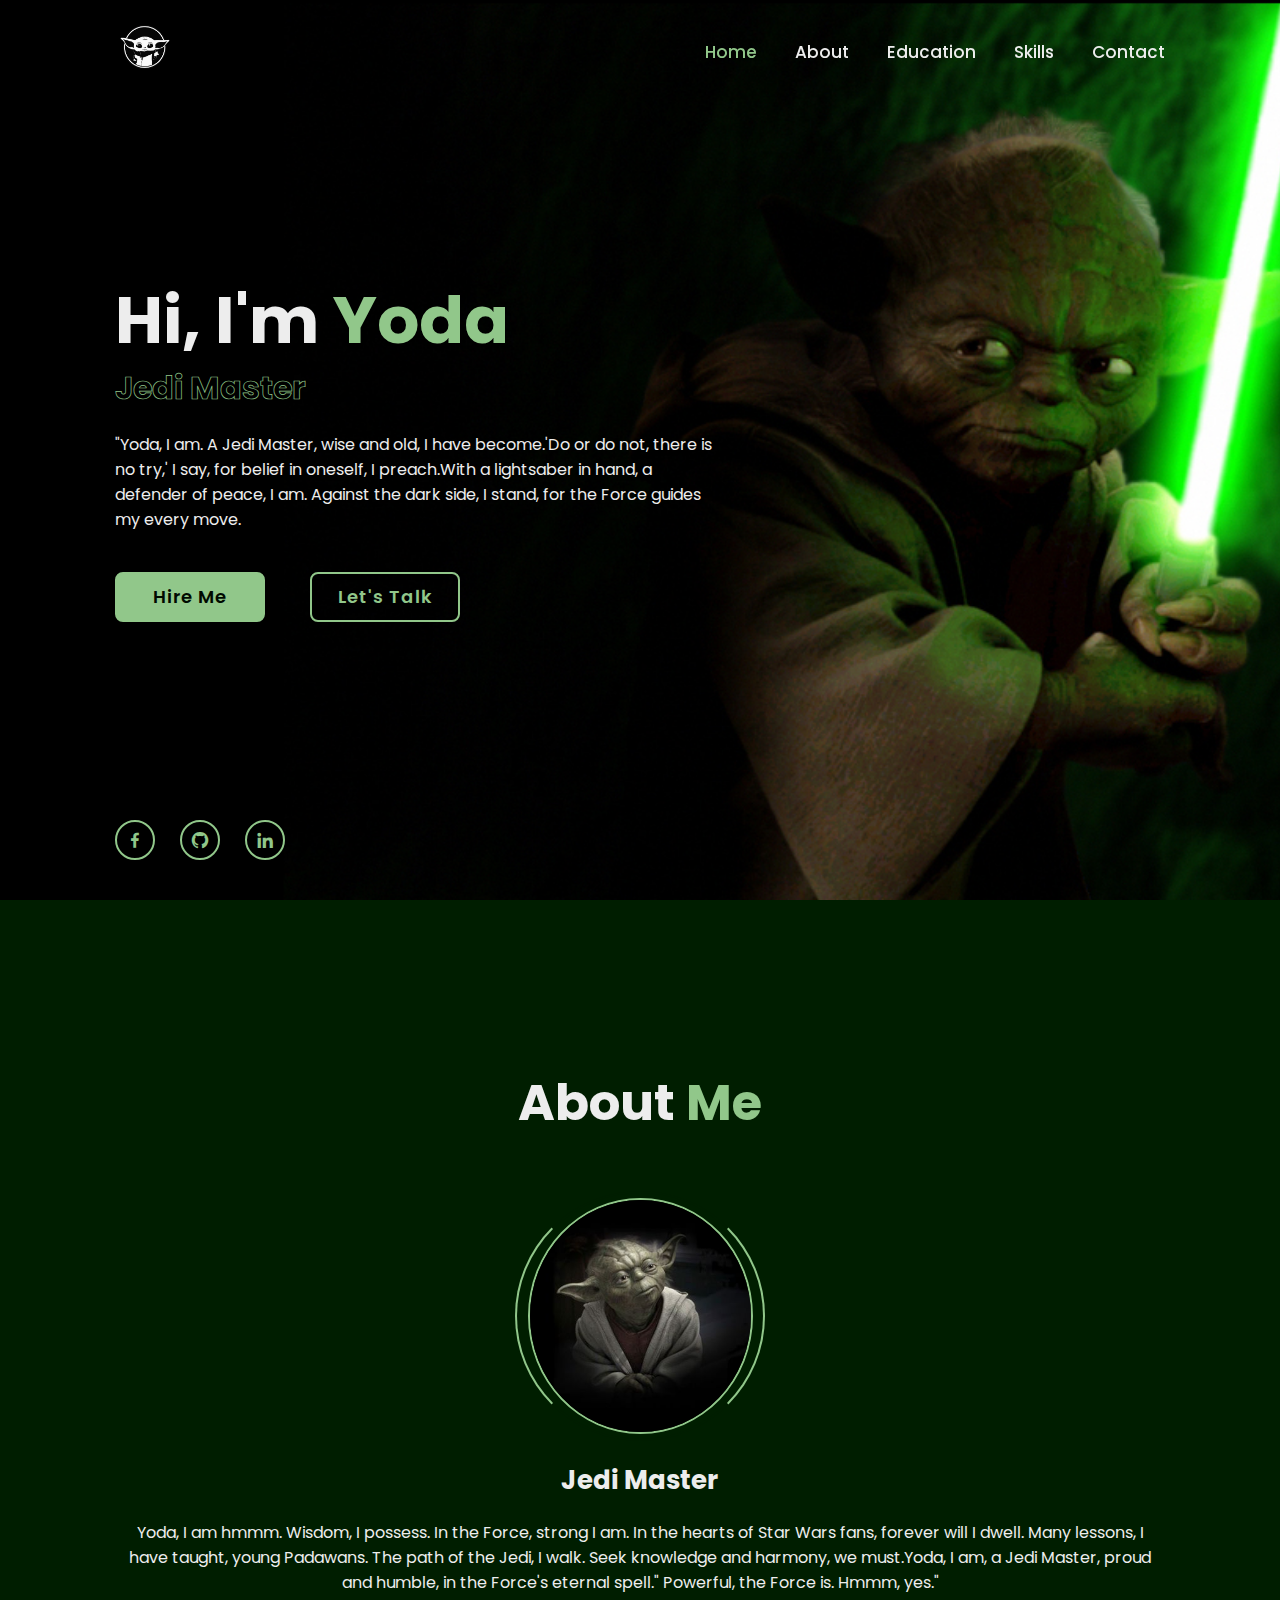
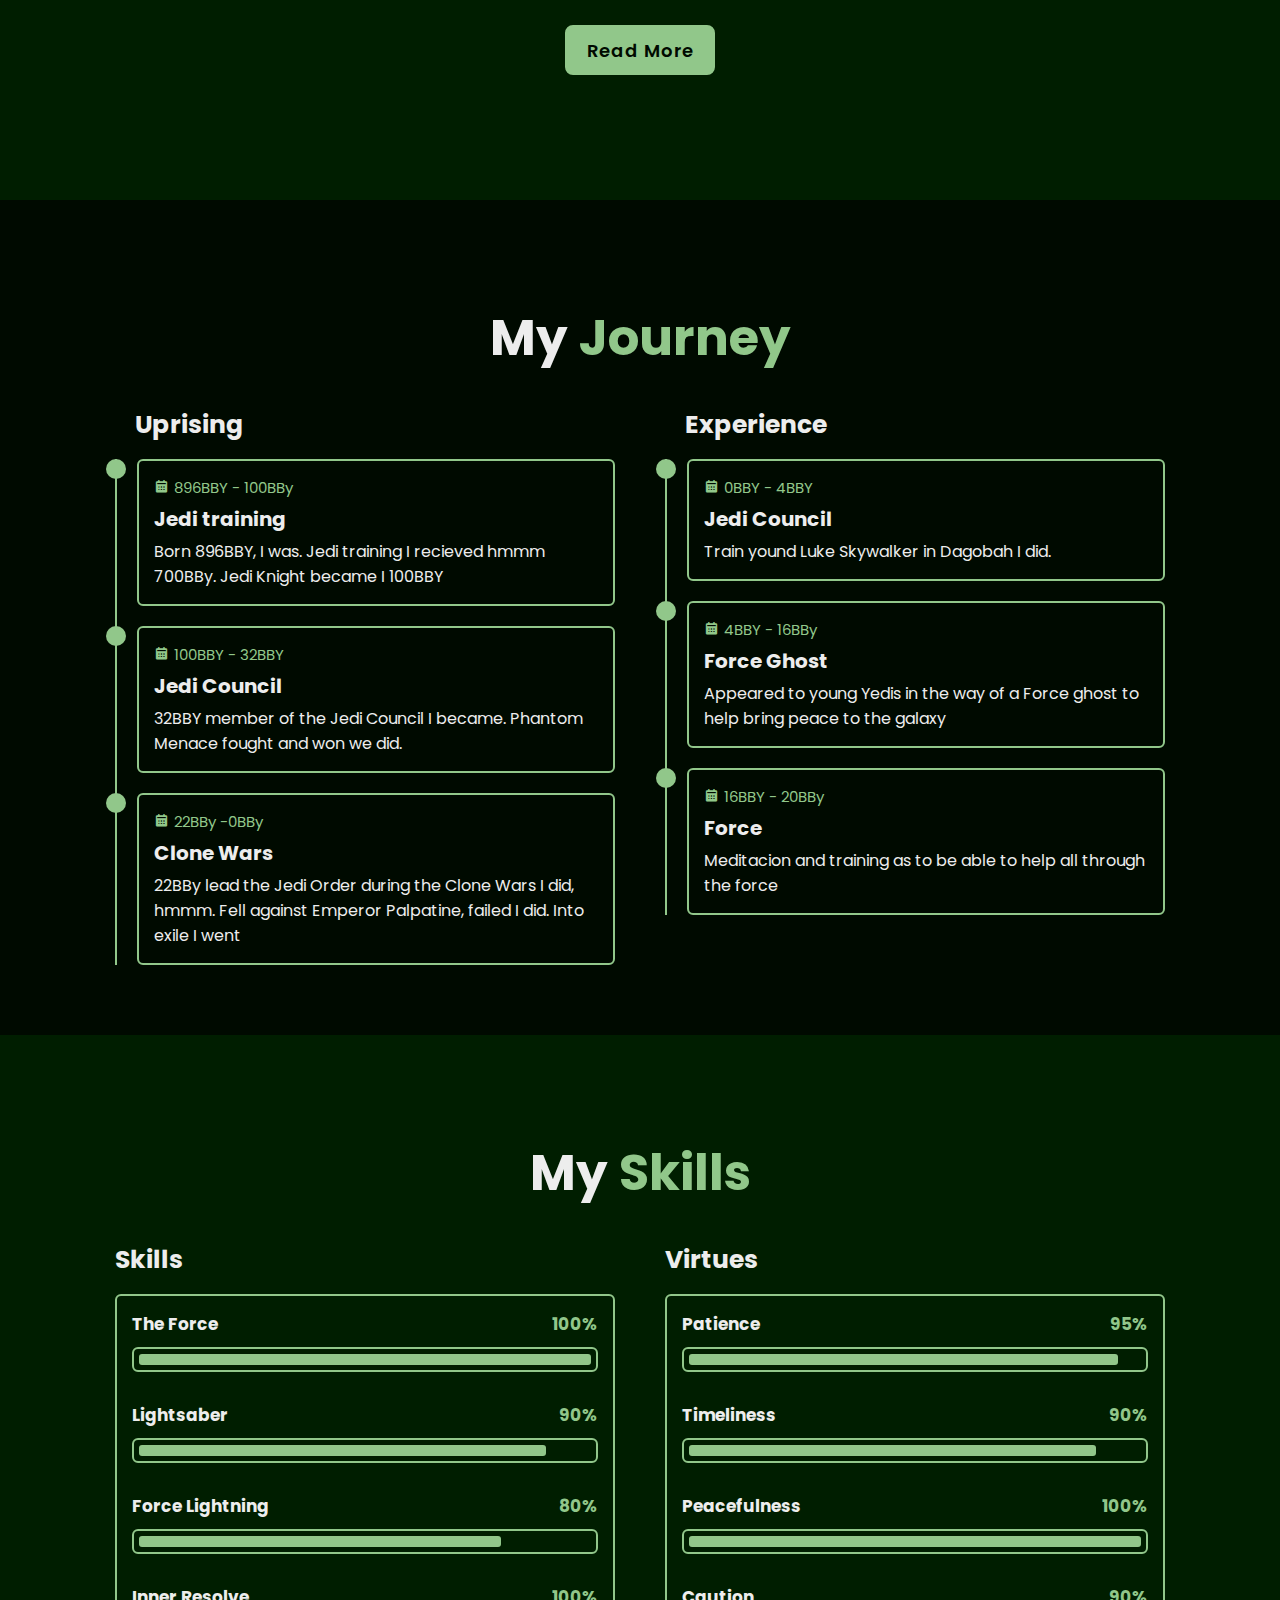
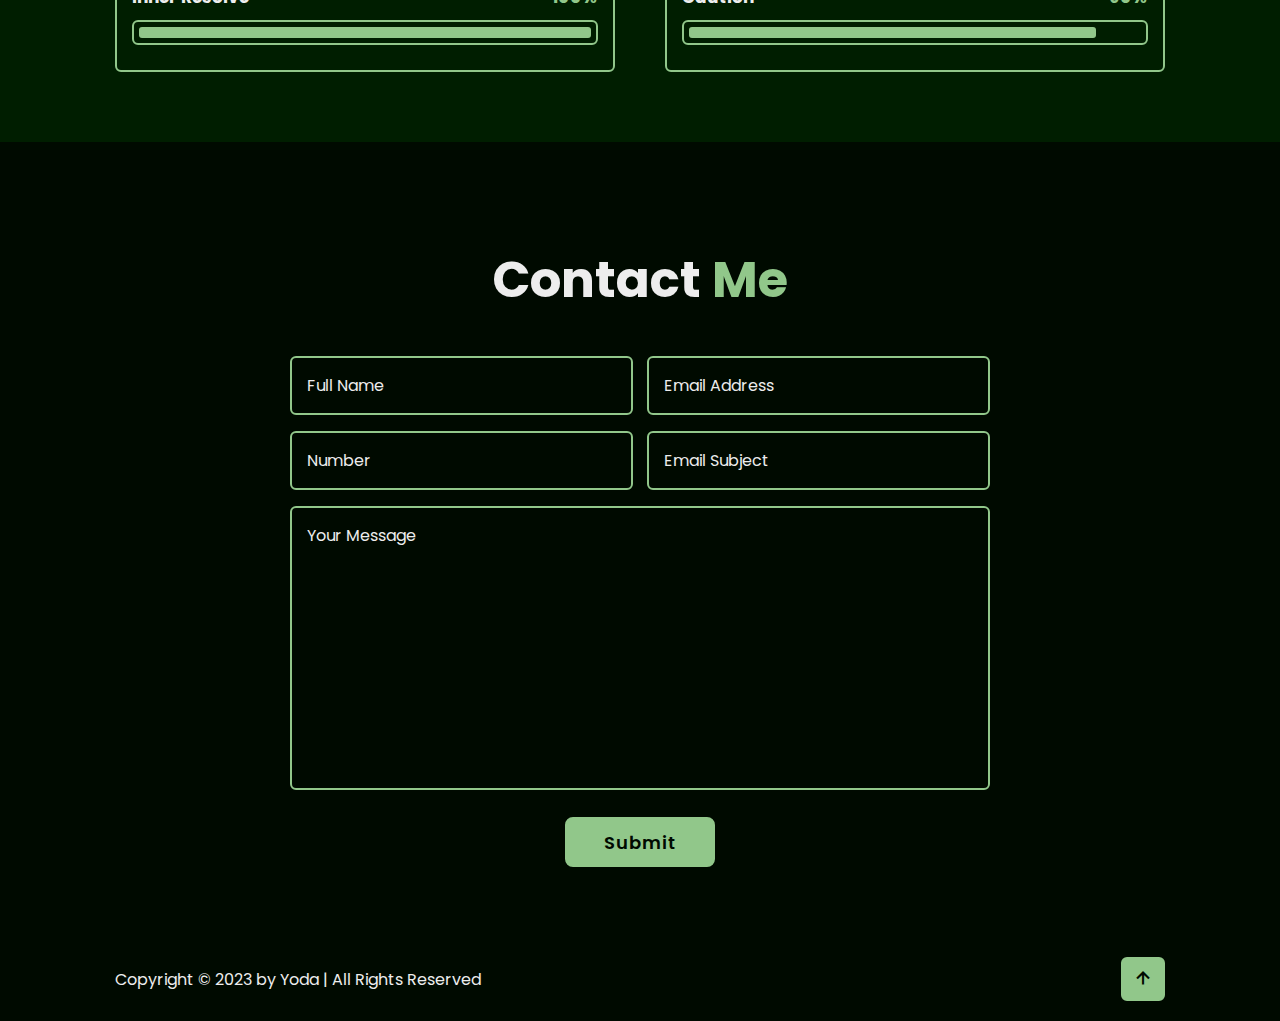
<file: index.html>
<!DOCTYPE html>
<html lang="en">

<head>
    <meta charset="UTF-8">
    <meta http-equiv="X-UA-Compatible" content="IE=edge">
    <meta name="viewport" content="width=device-width, initial-scale=1.0">
    <title>Yoda</title>
    <link rel="stylesheet" href="style.css">
    <!-- Box Icons -->
    <link href='https://unpkg.com/boxicons@2.1.4/css/boxicons.min.css' rel='stylesheet'>

</head>

<body>
    <!-- Header -->
    <header class="header">
        <a href="#" class="logo"><img src="images/grogu-logo.jpg" width="60px" alt=""></a>

        <div class="bx bx-menu" id="menu-icon"></div>

        <nav class="navbar">
            <a href="#home" class="active">Home</a>
            <a href="#about">About</a>
            <a href="#education">Education</a>
            <a href="#skills">Skills</a>
            <a href="#contact">Contact</a>

            <span class="active-na"></span>


        </nav>
    </header>

    <!-- Home Section -->

    <section class="home" id="home">
        <div class="home-content">
            <h1>Hi, I'm <span>Yoda</span></h1>
            <div class="text-animate">
                <h3>Jedi Master</h3>
            </div>

            <p>"Yoda, I am. A Jedi Master, wise and old,
                I have become.'Do or do not, there is no
                try,' I say, for belief in oneself, I
                preach.With a lightsaber in hand, a
                defender of peace, I am. Against the
                dark side, I stand, for the Force guides my every
                move.
            </p>
            <div class="btn-box">
                <a href="#" class="btn">Hire Me</a>
                <a href="#" class="btn">Let's Talk</a>
            </div>
        </div>

        <!-- Social Media Icons -->

        <div class="home-sci">
            <a href="#"><i class='bx bxl-facebook'></i></a>
            <a href="#"><i class='bx bxl-github'></i></a>
            <a href="#"><i class='bx bxl-linkedin'></i></a>
        </div>

        <!-- Image Hover  -->

        <div class="home-imgHover"></div>
    </section>

    <!-- About Section -->

    <section class="about" id="about">
        <h2 class="heading">About <span>Me</span></h2>

        <div class="about-img">
            <img src="images/about-yoda-3.png" alt="yoda">
            <span class="circle-spin"></span>
        </div>

        <div class="about-content">
            <h3>Jedi Master</h3>
            <p>Yoda, I am hmmm. Wisdom, I possess. In the Force,
                strong I am. In the hearts of Star Wars fans, forever
                will I dwell. Many lessons, I have taught,
                young Padawans. The path of the Jedi, I walk.
                Seek knowledge and harmony, we must.Yoda, I am, a Jedi Master,
                proud and humble, in the Force's eternal spell." Powerful,
                the Force is. Hmmm, yes."</p>

            <div class="btn-box btns">
                <a href="#" class="btn">Read More</a>
            </div>
        </div>
    </section>

    <!-- Education Section -->

    <section class="education" id="education">
        <h2 class="heading">My <span>Journey</span></h2>

        <div class="education-row">
            <!-- Education-->
            <div class="education-column">
                <h3 class="title">Uprising</h3>

                <div class="education-box">
                    <div class="education-content">
                        <div class="content">
                            <div class="year">
                                <i class='bx bxs-calendar'></i>896BBY - 100BBy
                            </div>
                            <h3>Jedi training</h3>
                            <p>Born 896BBY, I was. Jedi training I recieved hmmm 700BBy. Jedi Knight
                                became I 100BBY
                            </p>
                        </div>
                    </div>

                    <div class="education-content">
                        <div class="content">
                            <div class="year">
                                <i class='bx bxs-calendar'></i>100BBY - 32BBY
                            </div>
                            <h3>Jedi Council</h3>
                            <p>32BBY member of the Jedi Council I became. Phantom Menace fought and won we did.</p>
                        </div>
                    </div>

                    <div class="education-content">
                        <div class="content">
                            <div class="year">
                                <i class='bx bxs-calendar'></i>22BBy -0BBy
                            </div>
                            <h3>Clone Wars</h3>
                            <p>22BBy lead the Jedi Order during the Clone Wars I did, hmmm. Fell against Emperor
                                Palpatine, failed I did. Into exile I went</p>
                        </div>
                    </div>
                </div>
            </div>

            <!-- Experience Section -->
            <div class="education-column">
                <h3 class="title">Experience</h3>

                <div class="education-box">
                    <div class="education-content">
                        <div class="content">
                            <div class="year">
                                <i class='bx bxs-calendar'></i>0BBY - 4BBY
                            </div>
                            <h3>Jedi Council</h3>
                            <p>Train yound Luke Skywalker in Dagobah I did. </p>
                        </div>
                    </div>

                    <div class="education-content">
                        <div class="content">
                            <div class="year">
                                <i class='bx bxs-calendar'></i>4BBY - 16BBy
                            </div>
                            <h3>Force Ghost</h3>
                            <p>Appeared to young Yedis in the way of a Force ghost to help bring peace to the galaxy</p>
                        </div>
                    </div>

                    <div class="education-content">
                        <div class="content">
                            <div class="year">
                                <i class='bx bxs-calendar'></i>16BBY - 20BBy
                            </div>
                            <h3>Force</h3>
                            <p>Meditacion and training as to be able to help all through the force</p>
                        </div>
                    </div>
                </div>
    </section>

    <!-- Skills Section -->

    <section class="skills" id="skills">
        <h2 class="heading">My <span>Skills</span></h2>
        <div class="skills-row">
            <!-- Skills -->
            <div class="skills-column">
                <h3 class="title">Skills</h3>

                <div class="skills-box">
                    <div class="skills-content">
                        <div class="progress">
                            <h3>The Force <span>100%</span></h3>
                            <div class="bar"><span></span></div>
                        </div>
                        <div class="progress">
                            <h3>Lightsaber <span>90%</span></h3>
                            <div class="bar"><span></span></div>
                        </div>
                        <div class="progress">
                            <h3>Force Lightning <span>80%</span></h3>
                            <div class="bar"><span></span></div>
                        </div>
                        <div class="progress">
                            <h3>Inner Resolve <span>100%</span></h3>
                            <div class="bar"><span></span></div>
                        </div>
                    </div>
                </div>
            </div>
            <!-- Profesional Skills -->
            <div class="skills-column">
                <h3 class="title">Virtues</h3>

                <div class="skills-box">
                    <div class="skills-content">
                        <div class="progress">
                            <h3>Patience <span>95%</span></h3>
                            <div class="bar"><span></span></div>
                        </div>
                        <div class="progress">
                            <h3>Timeliness <span>90%</span></h3>
                            <div class="bar"><span></span></div>
                        </div>
                        <div class="progress">
                            <h3>Peacefulness <span>100%</span></h3>
                            <div class="bar"><span></span></div>
                        </div>
                        <div class="progress">
                            <h3>Caution <span>90%</span></h3>
                            <div class="bar"><span></span></div>
                        </div>
                    </div>
                </div>
            </div>
        </div>
    </section>

    <!-- Contact -->
    <section class="contact" id="contact">
        <h2 class="heading">Contact <span>Me</span></h2>

        <form action="#">
            <div class="input-box">
                <div class="input-field">
                    <input type="text" placeholder="Full Name" required>
                    <span class="focus"></span>
                </div>
                <div class="input-field">
                    <input type="text" placeholder="Email Address" required>
                    <span class="focus"></span>
                </div>
            </div>

            <div class="input-box">
                <div class="input-field">
                    <input type="number" placeholder="Number" required>
                    <span class="focus"></span>
                </div>
                <div class="input-field">
                    <input type="text" placeholder="Email Subject" required>
                    <span class="focus"></span>
                </div>
            </div>

            <div class="textarea-field">
                <textarea name="" id="" cols="30" rows="10" placeholder="Your Message" required></textarea>
                <span class="focus"></span>
            </div>

            <div class="btn-box btns">
                <button type="submit" class="btn">Submit</button>
            </div>

        </form>
    </section>

    <!-- Footer -->
    <footer class="footer">
        <div class="footer-text">
            <p>Copyright &copy; 2023 by Yoda | All Rights Reserved</p>
        </div>
        <div class="footer-iconTop">
            <a href="#"><i class='bx bx-up-arrow-alt'></i></a>
        </div>
    </footer>

    <script src="js/script.js"></script>
</body>

</html>
</file>
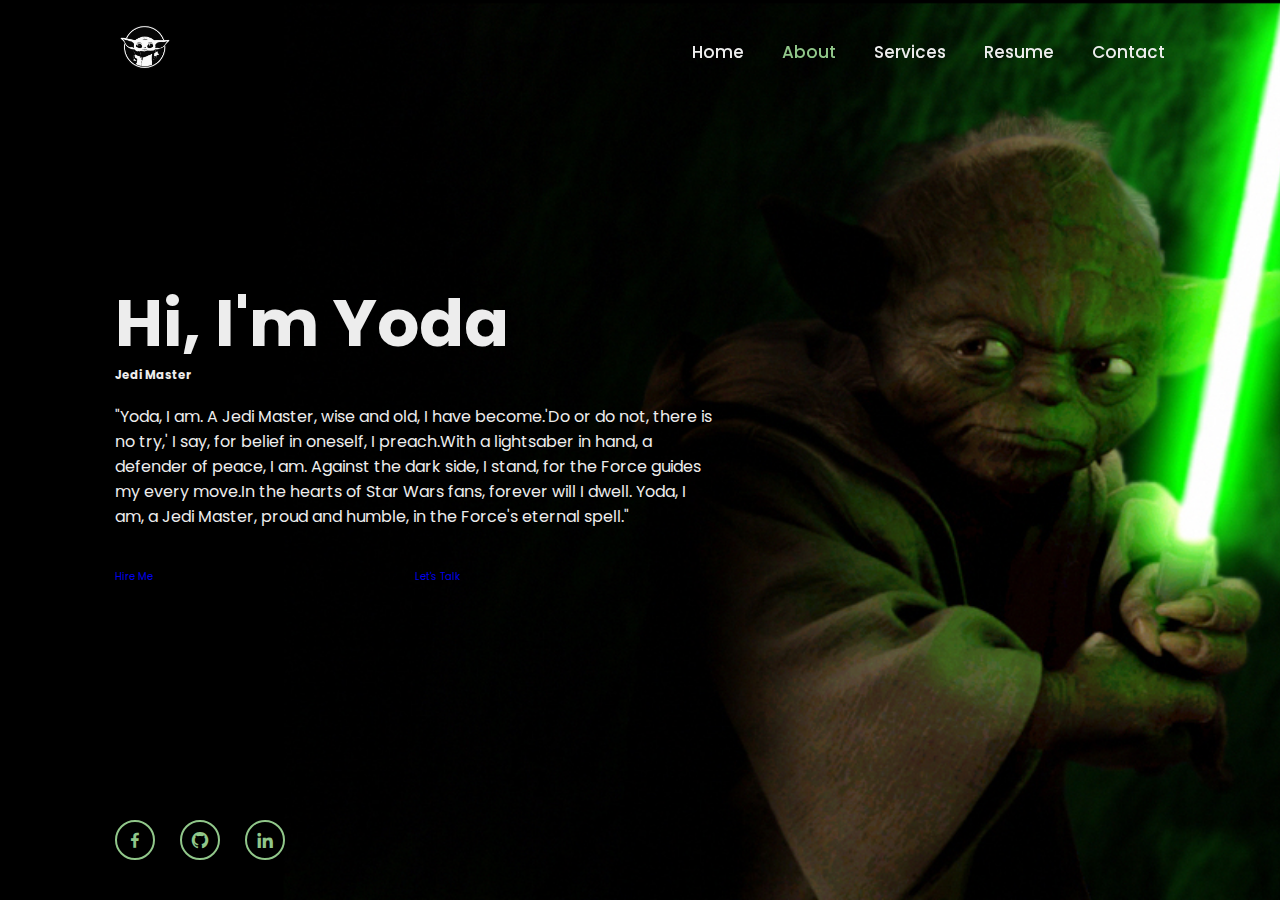
<file: nav/about.html>
<!DOCTYPE html>
<html lang="en">

<head>
    <meta charset="UTF-8">
    <meta http-equiv="X-UA-Compatible" content="IE=edge">
    <meta name="viewport" content="width=device-width, initial-scale=1.0">
    <title>About Yoda</title>
    <link rel="stylesheet" href="../style.css">
    <link href='https://unpkg.com/boxicons@2.1.4/css/boxicons.min.css' rel='stylesheet'>

</head>

<body>
    <header class="header">
        <a href="#" class="logo"><img src="../images/grogu-logo.jpg" width="60px" alt=""></a>
        <nav class="navbar">
            <a href="../index.html" target="_blank">Home</a>
            <a href="#" class="active">About</a>
            <a href="./services.html" target="_blank">Services</a>
            <a href="./resume.html" target="_blank">Resume</a>
            <a href="./contact.html" target="_blank">Contact</a>
        </nav>
    </header>

    <section class="home">
        <div class="home-content">
            <h1>Hi, I'm Yoda</h1>
            <h3>Jedi Master</h3>
            <p>"Yoda, I am. A Jedi Master, wise and old,
                I have become.'Do or do not, there is no
                try,' I say, for belief in oneself, I
                preach.With a lightsaber in hand, a
                defender of peace, I am. Against the
                dark side, I stand, for the Force guides my every
                move.In the hearts of Star Wars fans, forever
                will I dwell. Yoda, I am, a Jedi Master,
                proud and humble, in the Force's eternal spell."</p>
            <div class="btn-box">
                <a href="#">Hire Me</a>
                <a href="#">Let's Talk</a>
            </div>
        </div>
        <div class="home-sci">
            <a href="#"><i class='bx bxl-facebook'></i></a>
            <a href="#"><i class='bx bxl-github'></i></a>
            <a href="#"><i class='bx bxl-linkedin'></i></a>

        </div>
        <span class="home-imgHover"></span>
    </section>
</body>

</html>
</file>
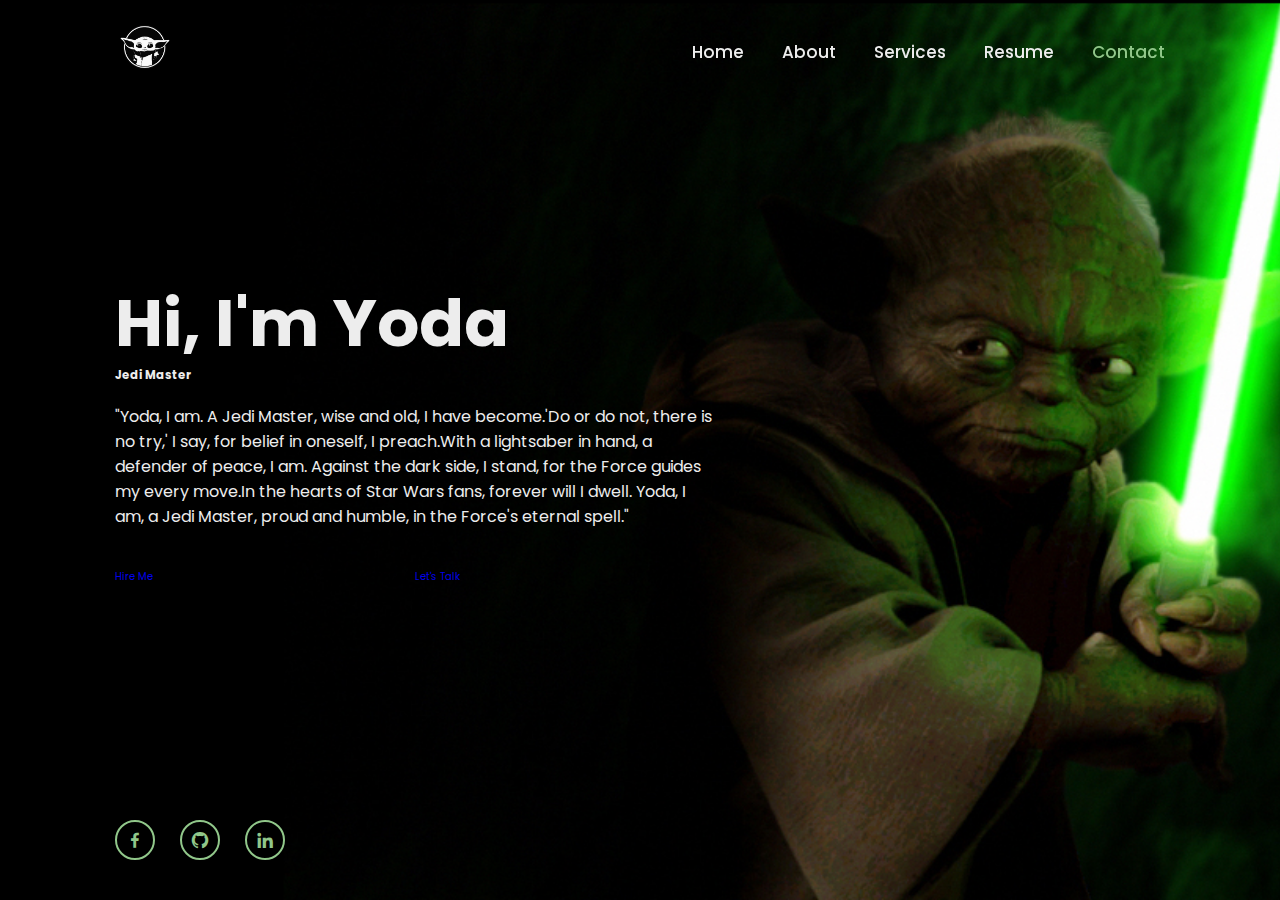
<file: nav/contact.html>
<!DOCTYPE html>
<html lang="en">

<head>
    <meta charset="UTF-8">
    <meta http-equiv="X-UA-Compatible" content="IE=edge">
    <meta name="viewport" content="width=device-width, initial-scale=1.0">
    <title>Contact Yoda</title>
    <link rel="stylesheet" href="../style.css">
    <link href='https://unpkg.com/boxicons@2.1.4/css/boxicons.min.css' rel='stylesheet'>

</head>

<body>
    <header class="header">
        <a href="#" class="logo"><img src="../images/grogu-logo.jpg" width="60px" alt=""></a>
        <nav class="navbar">
            <a href="../index.html" target="_blank">Home</a>
            <a href="./about.html">About</a>
            <a href="./services.html" target="_blank">Services</a>
            <a href="./resume.html" target="_blank">Resume</a>
            <a href="./contact.html" class="active">Contact</a>
        </nav>
    </header>

    <section class="home">
        <div class="home-content">
            <h1>Hi, I'm Yoda</h1>
            <h3>Jedi Master</h3>
            <p>"Yoda, I am. A Jedi Master, wise and old,
                I have become.'Do or do not, there is no
                try,' I say, for belief in oneself, I
                preach.With a lightsaber in hand, a
                defender of peace, I am. Against the
                dark side, I stand, for the Force guides my every
                move.In the hearts of Star Wars fans, forever
                will I dwell. Yoda, I am, a Jedi Master,
                proud and humble, in the Force's eternal spell."</p>
            <div class="btn-box">
                <a href="#">Hire Me</a>
                <a href="#">Let's Talk</a>
            </div>
        </div>
        <div class="home-sci">
            <a href="#"><i class='bx bxl-facebook'></i></a>
            <a href="#"><i class='bx bxl-github'></i></a>
            <a href="#"><i class='bx bxl-linkedin'></i></a>

        </div>
        <span class="home-imgHover"></span>
    </section>
</body>

</html>
</file>
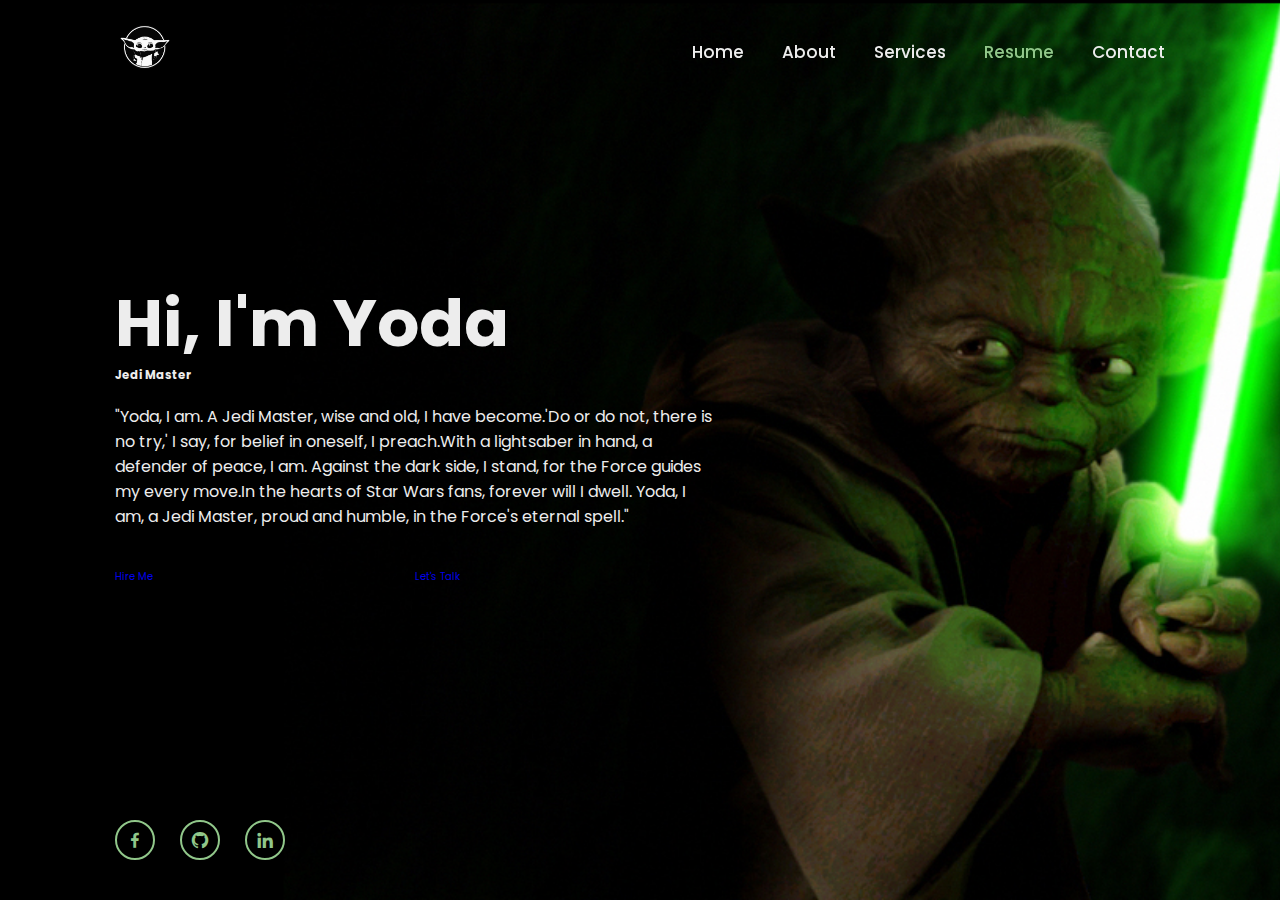
<file: nav/resume.html>
<!DOCTYPE html>
<html lang="en">

<head>
    <meta charset="UTF-8">
    <meta http-equiv="X-UA-Compatible" content="IE=edge">
    <meta name="viewport" content="width=device-width, initial-scale=1.0">
    <title>Resume Yoda</title>
    <link rel="stylesheet" href="../style.css">
    <link href='https://unpkg.com/boxicons@2.1.4/css/boxicons.min.css' rel='stylesheet'>

</head>

<body>
    <header class="header">
        <a href="#" class="logo"><img src="../images/grogu-logo.jpg" width="60px" alt=""></a>
        <nav class="navbar">
            <a href="../index.html" target="_blank">Home</a>
            <a href="./about.html" target="_blank">About</a>
            <a href="./services.html" target="_blank">Services</a>
            <a href="./resume.html" class="active">Resume</a>
            <a href="./contact.html" target="_blank">Contact</a>
        </nav>
    </header>

    <section class="home">
        <div class="home-content">
            <h1>Hi, I'm Yoda</h1>
            <h3>Jedi Master</h3>
            <p>"Yoda, I am. A Jedi Master, wise and old,
                I have become.'Do or do not, there is no
                try,' I say, for belief in oneself, I
                preach.With a lightsaber in hand, a
                defender of peace, I am. Against the
                dark side, I stand, for the Force guides my every
                move.In the hearts of Star Wars fans, forever
                will I dwell. Yoda, I am, a Jedi Master,
                proud and humble, in the Force's eternal spell."</p>
            <div class="btn-box">
                <a href="#">Hire Me</a>
                <a href="#">Let's Talk</a>
            </div>
        </div>
        <div class="home-sci">
            <a href="#"><i class='bx bxl-facebook'></i></a>
            <a href="#"><i class='bx bxl-github'></i></a>
            <a href="#"><i class='bx bxl-linkedin'></i></a>

        </div>
        <span class="home-imgHover"></span>
    </section>
</body>

</html>
</file>
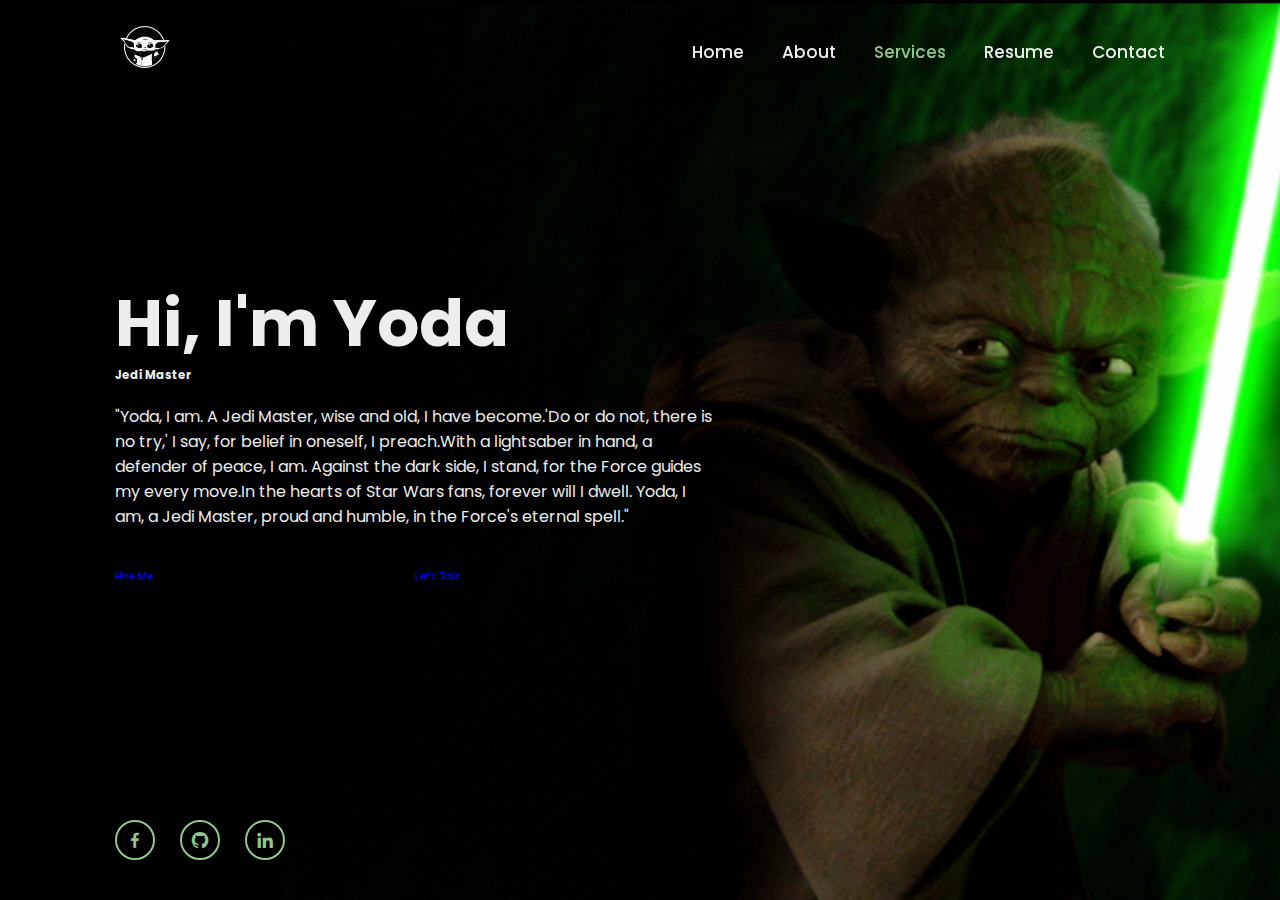
<file: nav/services.html>
<!DOCTYPE html>
<html lang="en">

<head>
    <meta charset="UTF-8">
    <meta http-equiv="X-UA-Compatible" content="IE=edge">
    <meta name="viewport" content="width=device-width, initial-scale=1.0">
    <title>Services Yoda</title>
    <link rel="stylesheet" href="../style.css">
    <link href='https://unpkg.com/boxicons@2.1.4/css/boxicons.min.css' rel='stylesheet'>

</head>

<body>
    <header class="header">
        <a href="#" class="logo"><img src="../images/grogu-logo.jpg" width="60px" alt=""></a>
        <nav class="navbar">
            <a href="../index.html" target="_blank">Home</a>
            <a href="./about.html" target="_blank">About</a>
            <a href="./services.html" class="active">Services</a>
            <a href="./resume.html" target="_blank">Resume</a>
            <a href="./contact.html" target="_blank">Contact</a>
        </nav>
    </header>

    <section class="home">
        <div class="home-content">
            <h1>Hi, I'm Yoda</h1>
            <h3>Jedi Master</h3>
            <p>"Yoda, I am. A Jedi Master, wise and old,
                I have become.'Do or do not, there is no
                try,' I say, for belief in oneself, I
                preach.With a lightsaber in hand, a
                defender of peace, I am. Against the
                dark side, I stand, for the Force guides my every
                move.In the hearts of Star Wars fans, forever
                will I dwell. Yoda, I am, a Jedi Master,
                proud and humble, in the Force's eternal spell."</p>
            <div class="btn-box">
                <a href="#">Hire Me</a>
                <a href="#">Let's Talk</a>
            </div>
        </div>
        <div class="home-sci">
            <a href="#"><i class='bx bxl-facebook'></i></a>
            <a href="#"><i class='bx bxl-github'></i></a>
            <a href="#"><i class='bx bxl-linkedin'></i></a>

        </div>
        <span class="home-imgHover"></span>
    </section>
</body>

</html>
</file>
<file: style.css>
@import url('https://fonts.googleapis.com/css2?family=Poppins:wght@300;400;500;600;700;800;900&display=swap');

:root {
    --yoda: #91C78a;
    --dg: #000a00;
    --text-color: #EDEDED;
    --dg-2: #001e00;

}

* {
    margin: 0;
    padding: 0;
    box-sizing: border-box;
    text-decoration: none;
    border: none;
    outline: none;
    scroll-behavior: smooth;
    font-family: 'Poppins', sans-serif;

}

html {
    font-size: 62.5%;
    overflow-x: hidden;
}

body {
    background: var(--dg);
    color: var(--text-color);
}

.header {
    position: fixed;
    top: 0;
    left: 0;
    width: 100%;
    padding: 2rem 9%;
    background: transparent;
    display: flex;
    justify-content: space-between;
    align-items: center;
    z-index: 100;
    transition: .3s;
}

.header.sticky {
    background: var(--dg);
}

.logo {
    position: relative;
    font-size: 2.5rem;
    color: var(--yoda);
    font-weight: 600;
    /*
    -webkit-box-shadow: 12px 29px 81px 0px rgba(0,0,0,0.75);
    -moz-box-shadow: 12px 29px 81px 0px rgba(0,0,0,0.75);
    box-shadow: 15px 10px 111px 30px rgba(39, 198, 33, 0.75);
    */
}

.navbar a {
    font-size: 1.7rem;
    color: var(--text-color);
    text-decoration: none;
    font-weight: 500;
    margin-left: 3.5rem;
    transition: .3s;

}

.navbar a:hover,
.navbar a.active {
    color: var(--yoda);
}

#menu-icon {
    font-size: 3.6rem;
    color: var(--text-color);
    cursor: pointer;
    display: none;
}

section {
    min-height: 100vh;
    padding: 10rem 9% 2rem;
}

.home {
    display: flex;
    align-items: center;
    padding: 0 9%;
    /* might need to delete below */
    height: 100vh;
    background: url('images/home-yoda-2.png') no-repeat;
    background-size: cover;
    background-position: center;

}

.home-content {
    max-width: 60rem;
    z-index: 99;
}

.home-content h1 {
    font-size: 6.6rem;
    font-weight: 700;
    line-height: 1.3;

}

/* Yoda Main */
.home-content h1 span {
    color: var(--yoda);

}

.home-content .text-animate {
    position: relative;
    width: 32.8rem;
}


.home-content .text-animate h3 {
    font-size: 3.2rem;
    font-weight: 700;
    color: transparent;
    -webkit-text-stroke: .7px var(--yoda);
}

.home-content p {
    font-size: 1.6rem;
    margin: 2rem 0 4rem;

}

/* Buttons Section */

.btn-box {
    position: relative;
    display: flex;
    justify-content: space-between;
    width: 34.5rem;
    height: 5rem;
}

.btn-box .btn {
    position: relative;
    display: inline-flex;
    justify-content: center;
    align-items: center;
    width: 15rem;
    height: 100%;
    background-color: var(--yoda);
    border: .2rem solid var(--yoda);
    border-radius: .8rem;
    font-size: 1.8rem;
    font-weight: 600;
    letter-spacing: .1rem;
    color: var(--dg);
    z-index: 1;
    overflow: hidden;
    transition: .5s;
}

.btn-box a:hover {
    color: var(--yoda);

}

.btn-box .btn:nth-child(2) {
    background: transparent;
    color: var(--yoda);
}

.btn-box a:nth-child(2):hover {
    color: var(--dg);
}

.btn-box .btn:nth-child(2)::before {
    background: var(--yoda);
}

.btn-box .btn::before {
    content: '';
    position: absolute;
    top: 0;
    left: 0;
    width: 0;
    height: 100%;
    background: var(--dg);
    z-index: -1;
    transition: .5s;
}

.btn-box .btn:hover::before {
    width: 100%;
}

/* Social Media Icons */
.home-sci {
    position: absolute;
    bottom: 4rem;
    width: 170px;
    display: flex;
    justify-content: space-between;
}

.home-sci a {
    position: relative;
    display: inline-flex;
    justify-content: center;
    align-items: center;
    width: 40px;
    height: 40px;
    background: transparent;
    border: .2rem solid var(--yoda);
    border-radius: 50%;
    font-size: 20px;
    color: var(--yoda);
    text-decoration: none;
    z-index: 1;
    overflow: hidden;
    transition: .5s;

}

.home-sci a:hover {
    color: var(--dg);

}

.home-sci a::before {
    content: '';
    position: absolute;
    top: 0;
    left: 0;
    width: 0;
    height: 100%;
    background: var(--yoda);
    z-index: -1;
    transition: .5s;

}

.home-sci a:hover::before {
    width: 100%;
}

/* Image Hover */

.home-imgHover {
    position: absolute;
    top: 0;
    right: 0;
    width: 51%;
    height: 100%;
    background: transparent;
    transition: 3s;

}

.home-imgHover:hover {
    opacity: .8;
    background: #000;
}

/* About Section */

.about {
    display: flex;
    justify-content: center;
    align-items: center;
    flex-direction: column;
    gap: 2rem;
    background: var(--dg-2);
    padding-bottom: 6rem;
}

.heading {
    font-size: 5rem;
    margin-bottom: 3rem;
    text-align: center;
}

span {
    color: var(--yoda);
}

.about-img {
    position: relative;
    width: 25rem;
    height: 25rem;
    border-radius: 50%;
    display: flex;
    justify-content: center;
    align-items: center;
}

.about-img img {
    width: 90%;
    border-radius: 50%;
    border: .2rem solid var(--yoda);
}

.about-img .circle-spin {
    position: absolute;
    top: 50%;
    left: 50%;
    transform: translate(-50%, -50%) rotate(0);
    width: 100%;
    height: 100%;
    border-radius: 50%;
    border-top: .2rem solid var(--dg-2);
    border-bottom: .2rem solid var(--dg-2);
    border-left: .2rem solid var(--yoda);
    border-right: .2rem solid var(--yoda);
}

.about-content {
    text-align: center;
}

.about-content h3 {
    font-size: 2.6rem;
}

.about-content p {
    font-size: 1.6rem;
    margin: 2rem 0 3rem;
}

/* Button Section */
.btn-box.btns {
    display: inline-block;
    width: 15rem;
}

.btn-box.btns a::before {
    background: var(--dg-2);
}

/* Education Section*/

.education {
    display: flex;
    justify-content: center;
    align-items: center;
    flex-direction: column;
    min-height: auto;
    padding-bottom: 5rem;
}

.education .education-row {
    display: flex;
    flex-wrap: wrap;
    gap: 5rem;
}

.education-row .education-column {
    flex: 1 1 40rem;
}

.education-column .title {
    font-size: 2.5rem;
    margin: 0 0 1.5rem 2rem;
}

.education-column .education-box {
    border-left: .2rem solid var(--yoda);
}

.education-box .education-content {
    position: relative;
    padding-left: 2rem;
}

.education-box .education-content::before {
    content: '';
    position: absolute;
    top: 0;
    left: -1.1rem;
    width: 2rem;
    height: 2rem;
    background-color: var(--yoda);
    border-radius: 50%;
}


.education-content .content {
    position: relative;
    padding: 1.5rem;
    border: .2rem solid var(--yoda);
    border-radius: .6rem;
    margin-bottom: 2rem;
    overflow: hidden;
}

.education-content .content::before {
    content: '';
    position: absolute;
    top: 0;
    left: 0;
    width: 0;
    height: 100%;
    background: var(--dg-2);
    z-index: -1;
    transition: .5s;
}

.education-content .content:hover::before {
    width: 100%;

}

.education-content .content .year {
    font-size: 1.5rem;
    color: var(--yoda);
    padding-bottom: .5rem;
}

.education-content .content .year i {
    padding-right: .5rem;
}

.education-content .content h3 {
    font-size: 2rem;
    ;
}

.education-content .content p {
    font-size: 1.6rem;
    padding-top: .5rem;
}

/* Skills Section */

.skills {
    min-height: auto;
    padding-bottom: 7rem;
    background-color: var(--dg-2);
}

.skills .skills-row {
    display: flex;
    flex-wrap: wrap;
    gap: 5rem;
}

.skills-row .skills-column {
    flex: 1 1 40rem;
}

.skills-column .title {
    font-size: 2.5rem;
    margin: 0 0 1.5rem;
}

.skills-box .skills-content {

    position: relative;
    border: .2rem solid var(--yoda);
    border-radius: .6rem;
    padding: .5rem 1.5rem;
    z-index: 1;
    overflow: hidden;

}

.skills-box .skills-content::before {
    content: '';
    position: absolute;
    top: 0;
    left: 0;
    width: 0;
    height: 100%;
    background: var(--dg);
    z-index: -1;
    transition: .5s;
}

.skills-box .skills-content:hover::before {
    width: 100%;
}

.skills-content .progress {
    padding: 1rem 0;
}

.skills-content .progress h3 {
    font-size: 1.7rem;
    display: flex;
    justify-content: space-between;
}

.skills-content .progress h3 span {
    color: var(--yoda);
}

.skills-content .progress .bar {
    height: 2.5rem;
    border-radius: .6rem;
    border: .2rem solid var(--yoda);
    padding: .5rem;
    margin: 1rem 0;
}

.skills-content .progress .bar span {
    display: block;
    height: 100%;
    border-radius: .3rem;
    background: var(--yoda);
}

.skills-column:nth-child(1) .skills-content .progress:nth-child(1) .bar span {
    width: 100%;
}

.skills-column:nth-child(1) .skills-content .progress:nth-child(2) .bar span {
    width: 90%;
}

.skills-column:nth-child(1) .skills-content .progress:nth-child(3) .bar span {
    width: 80%;
}

.skills-column:nth-child(1) .skills-content .progress:nth-child(4) .bar span {
    width: 100%;
}

/* Professional Skills */

.skills-column:nth-child(2) .skills-content .progress:nth-child(1) .bar span {
    width: 95%;
}

.skills-column:nth-child(2) .skills-content .progress:nth-child(2) .bar span {
    width: 90%;
}

.skills-column:nth-child(2) .skills-content .progress:nth-child(3) .bar span {
    width: 100%;
}

.skills-column:nth-child(2) .skills-content .progress:nth-child(4) .bar span {
    width: 90%;
}

/* Contact Section */
.contact {
    min-height: auto;
    padding-bottom: 7rem;
}

.contact form {
    max-width: 70rem;
    margin: 0 auto;
    text-align: center;
}

.contact form .input-box {
    position: relative;
    display: flex;
    justify-content: space-between;
    flex-wrap: wrap;

}

.contact form .input-box .input-field {
    position: relative;
    width: 49%;
    margin: .8rem 0;
}

.contact form .input-box .input-field input,
.contact form .textarea-field textarea {
    width: 100%;
    height: 100%;
    padding: 1.5rem;
    font-size: 1.6rem;
    color: var(--text-color);
    background: transparent;
    border-radius: .6rem;
    border: .2rem solid var(--yoda);
}

.contact form .input-box .input-field input::placeholder,
.contact form .textarea-field textarea::placeholder {
    color: var(--text-color);

}

.contact form .focus {
    position: absolute;
    top: 0;
    left: 0;
    width: 0;
    height: 100%;
    background: var(--dg-2);
    border-radius: .6rem;
    z-index: -1;
    transition: .5s;

}

.contact form .input-box .input-field input:focus~.focus,
.contact form .input-box .input-field input:valid~.focus,
.contact form .textarea-field textarea:focus~.focus,
.contact form .textarea-field textarea:valid~.focus {
    width: 100%;
}

.contact form .textarea-field {
    position: relative;
    margin: .8rem 0 2.7rem;
    display: flex;
}

.contact form .textarea-field textarea {
    resize: none;
}

.contact form .btn-box.btns .btn {
    cursor: pointer;
}

/* Footer */

.footer {
    display: flex;
    justify-content: space-between;
    align-items: center;
    flex-wrap: wrap;
    padding: 2rem 9%;
    background-color: var(--dg);
}

.footer-text p {
    font-size: 1.6rem;

}

.footer-iconTop a {
    position: relative;
    display: inline-flex;
    justify-content: center;
    align-items: center;
    padding: .8rem;
    background: var(--yoda);
    border: .2rem solid var(--yoda);
    border-radius: .6rem;
    z-index: 1;
    overflow: hidden;
}

.footer-iconTop a::before {
    content: '';
    position: absolute;
    top: 0;
    left: 0;
    width: 0;
    background: var(--dg-2);
    z-index: -1;
    transition: .5s;

}

.footer-iconTop a:hover::before {
    width: 100%;
}

.footer-iconTop a i {
    font-size: 2.4rem;
    color: var(--dg);
    transition: .5s;
}

.footer-iconTop a:hover i {
    color: var(--yoda);
}


/* Breakpoints */

@media (max-width: 1200px) {
    html {
        font-size: 55%;
    }

}

@media (max-width: 991px) {
    .header {
        padding: 2rem 4%;
    }

    section {
        padding: 10rem 4% 2rem;
        ;
    }

    .home {
        padding: 0 4%;
    }

    .footer {
        padding: 2rem 4%;
    }
}

@media (max-width: 768px) {
    .header {
        background: var(--dg);
    }

    #menu-icon {
        display: block;
    }

    .navbar {
        position: absolute;
        top: 100%;
        left: -100%;
        width: 100%;
        padding: 1rem 4%;
        background: var(--dg-2);
        box-shadow: 0 .5rem 1rem rgba(0, 0, 0, .2);
        transition: .25s ease;
        transition-delay: .25s;
        z-index: 1;
    }

    .navbar.active {
        left: 0;
        transition-delay: 0s;
    }

    .navbar .active-nav {
        position: absolute;
        top: 0;
        left: -100%;
        width: 100%;
        height: 100%;
        background: var(--yoda);
        border-top: .1rem solid rgba(0, 0, 0, .2);
        z-index: -1;
        transition: .25s ease;
        transition-delay: 0s;
    }

    .navbar.active .active-nav {
        left: 0;
        transition-delay: .25s;
    }

    .navbar a {
        display: block;
        font-size: 2rem;
        margin: 3rem 0;
        transform: translateX(-20rem);
        transition: .25s ease;
        transition-delay: 0s;
    }

    .navbar.active a {
        transform: translateX(0);
        transition-delay: .25s;
    }

    .home-imgHover {
        pointer-events: none;
        background-color: #000;
        opacity: .6;
    }
}

@media (max-width: 520px) {
    html {
        font-size: 50%;
    }

    .home-content h1 {
        display: flex;
        flex-direction: column;
    }

    .home-sci {
        width: 160px;
    }

    .home-sci a {
        width: 38px;
        height: 38px;
    }

}

@media (max-width: 462px) {
    .home-content h1 {
        font-size: 5.2rem;
    }

    .education {
        padding: 10rem 4% 5rem 5%;

    }

    .contact form .input-box .input-field {
        width: 100%;
    }

    .footer {
        flex-direction: column-reverse;
    }

    .footer p {
        margin-top: 2rem;
        text-align: center;
    }
}

@media (max-width: 371px) {
    .home {
        justify-content: center;
    }

    .home-content {
        display: flex;
        align-items: center;
        flex-direction: column;
        text-align: center;
    }

    .home-content h1 {
        font-size: 5rem;
    }
}
</file>
